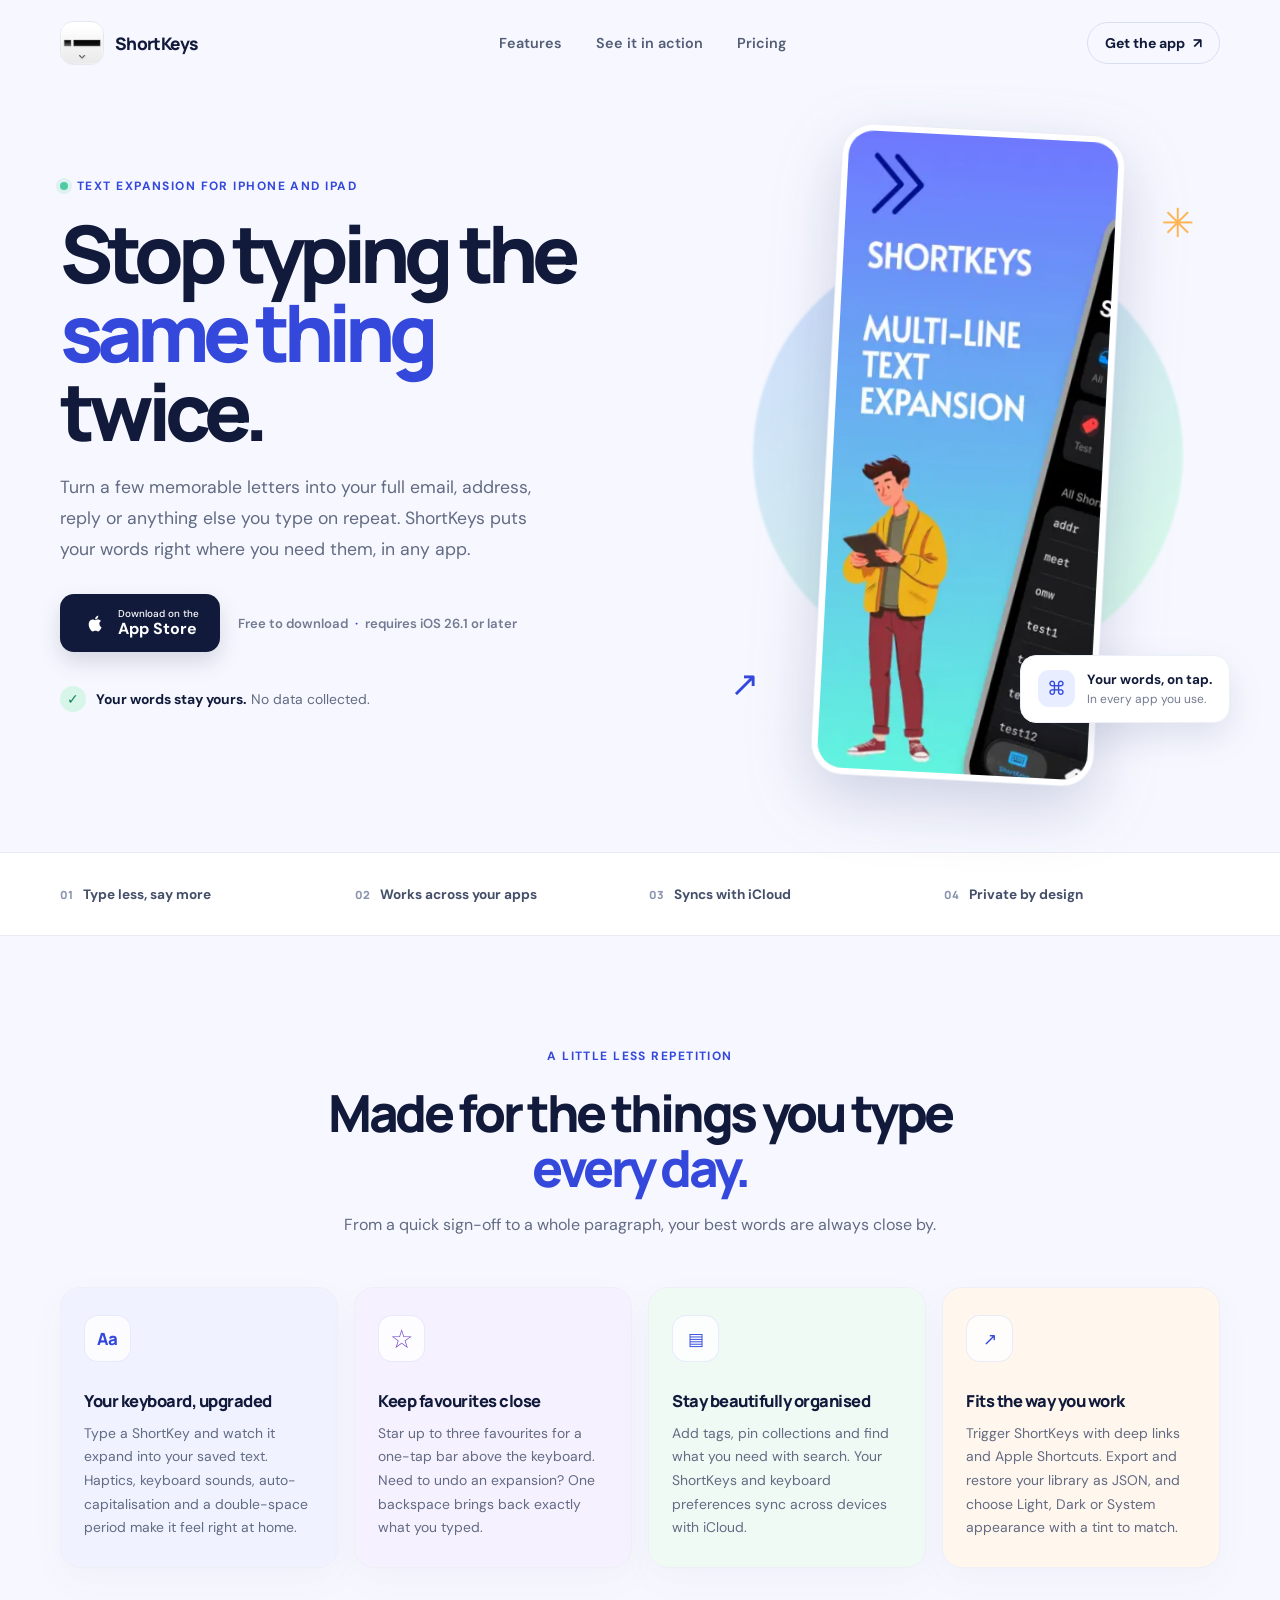
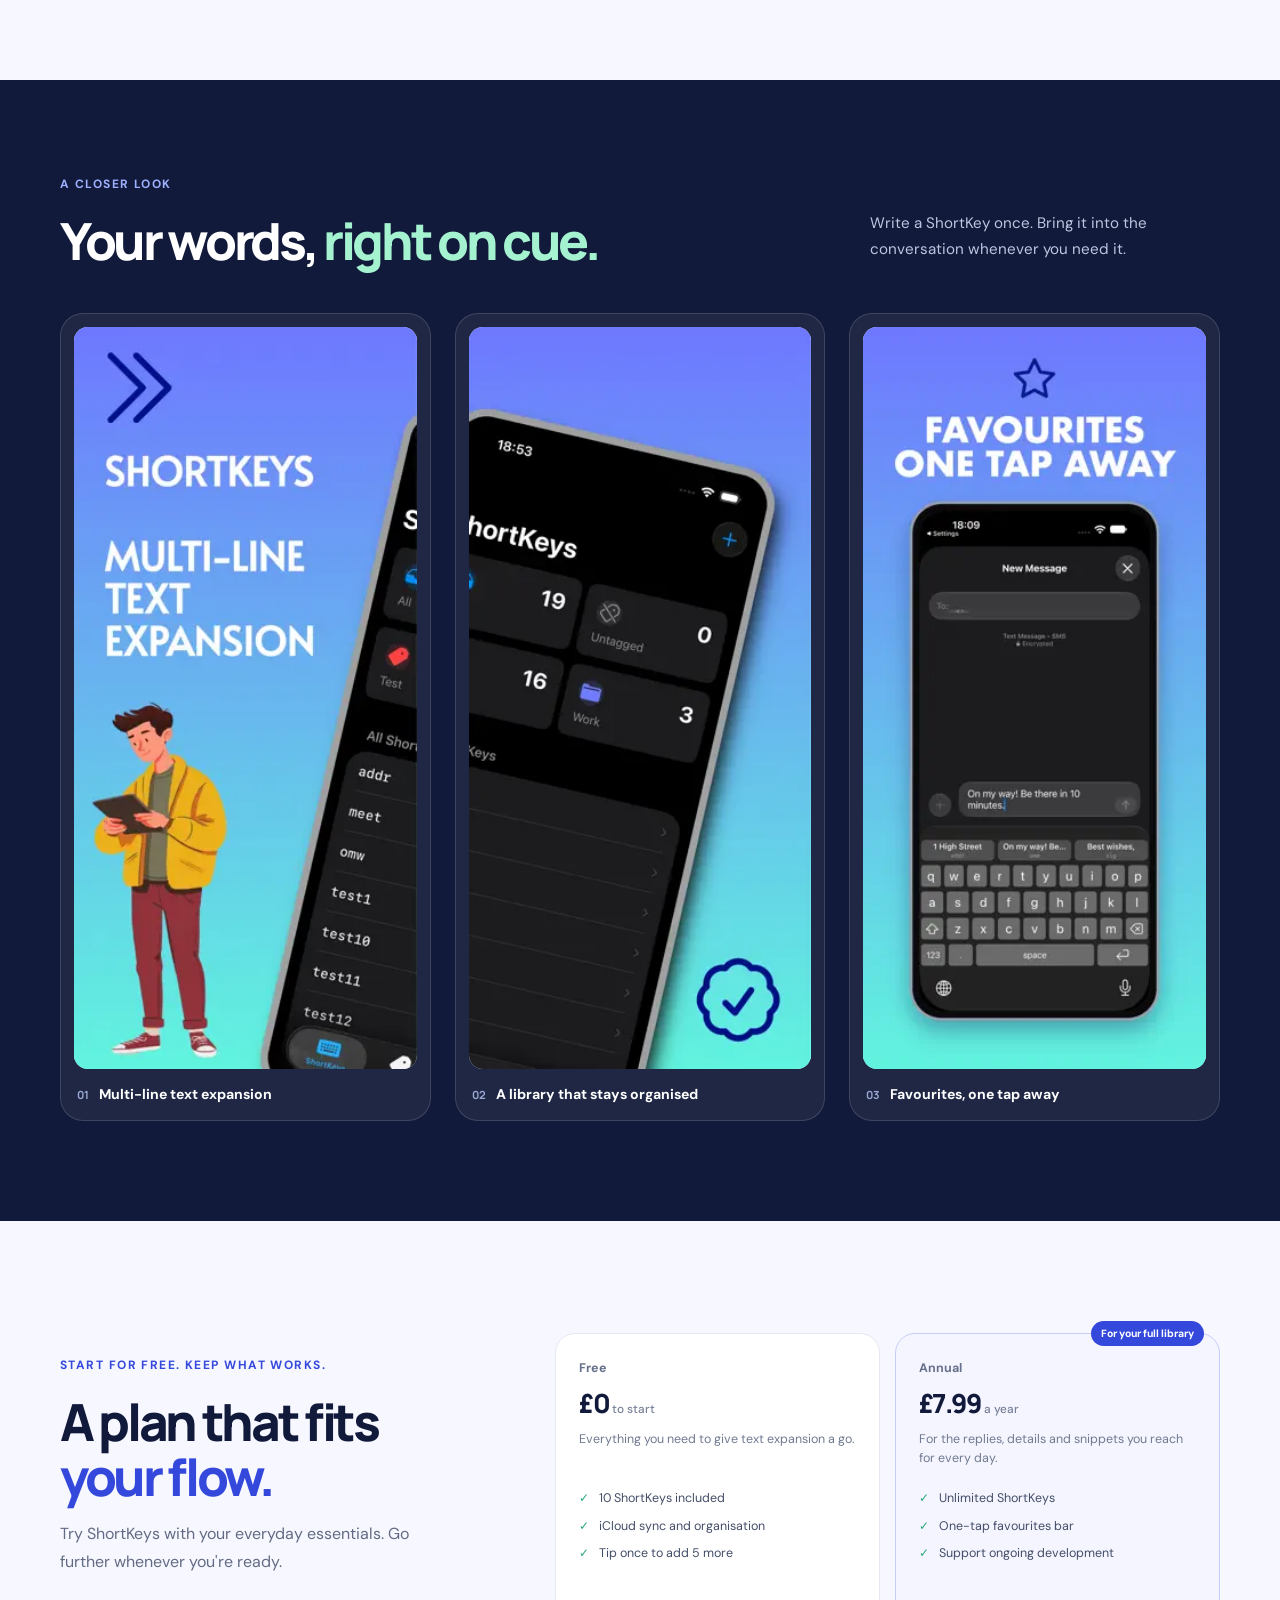
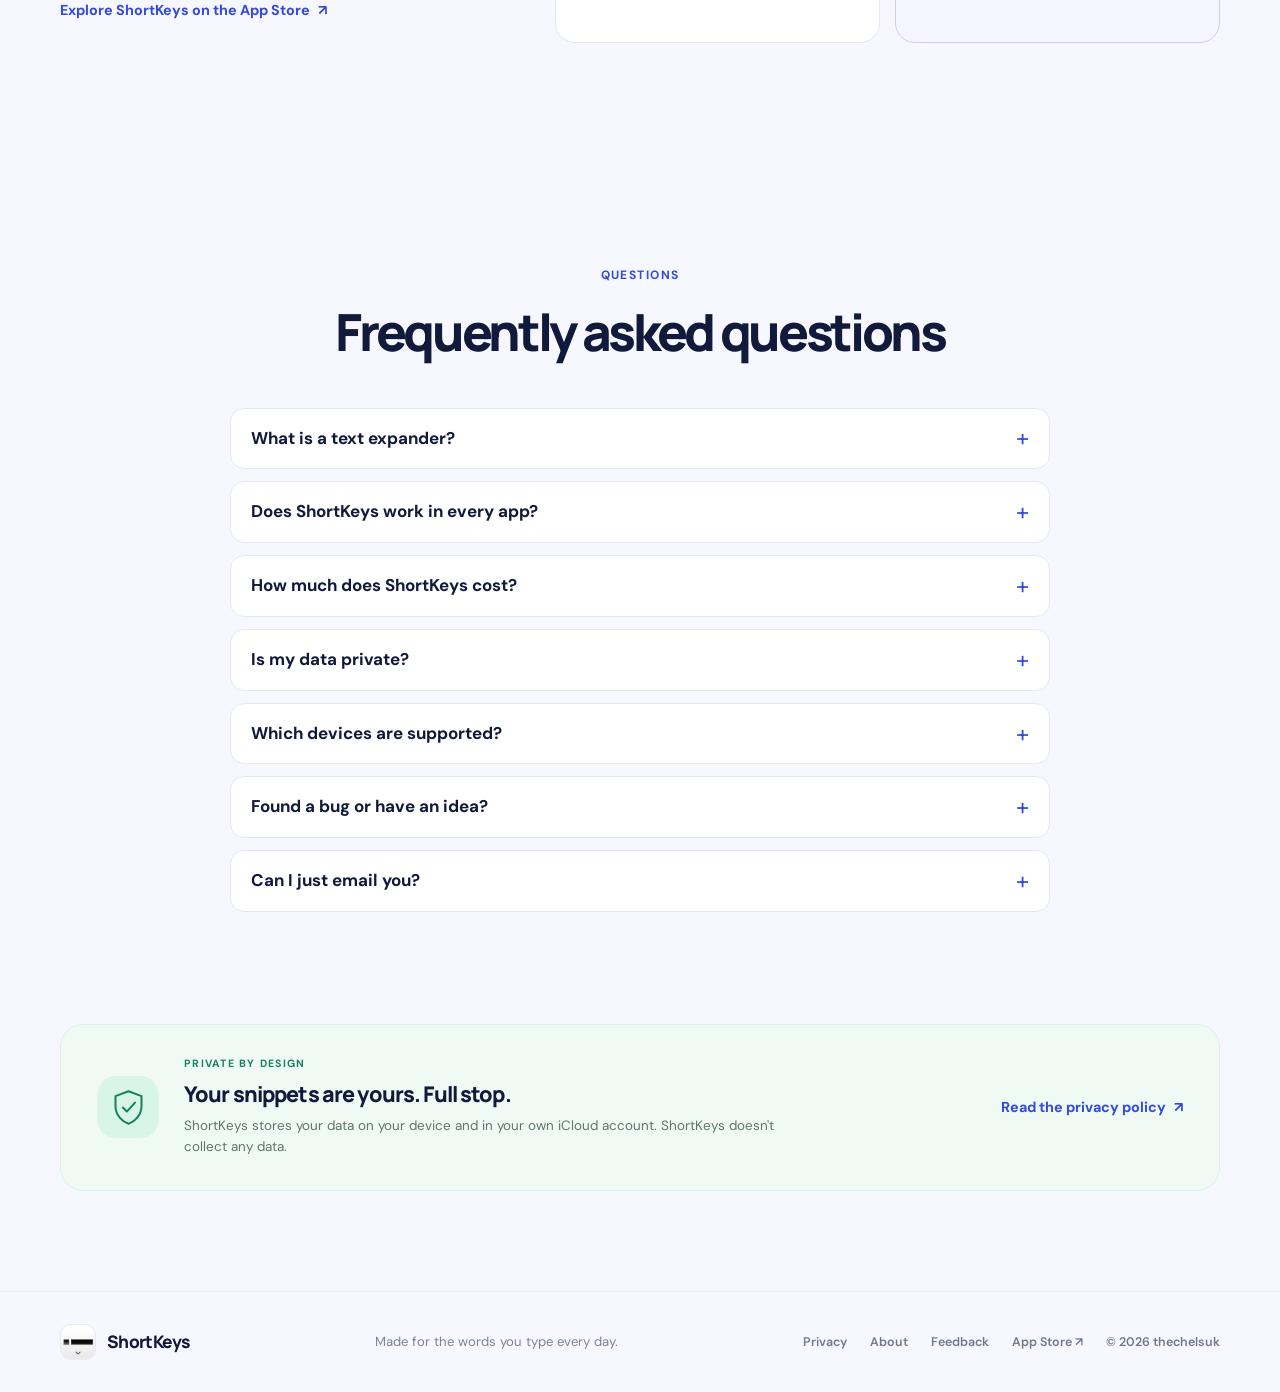
<file: index.html>
<!doctype html>
<html lang="en-GB">

  <head>
    <meta charset="utf-8">
    <meta name="viewport" content="width=device-width, initial-scale=1">
    <meta name="theme-color" content="#f7f8ff">
    <meta name="apple-itunes-app" content="app-id=6755919256">
    <meta name="description"
      content="ShortKeys is a text expansion keyboard for iPhone and iPad. Save the things you type on repeat and drop them into any app with a few taps.">
    <meta name="author" content="thechelsuk">
    <meta name="robots" content="index, follow, max-image-preview:large, max-snippet:-1">
    <link rel="canonical" href="https://shortkeys.thechels.uk/">
    <meta property="og:type" content="website">
    <meta property="og:site_name" content="ShortKeys">
    <meta property="og:locale" content="en_GB">
    <meta property="og:url" content="https://shortkeys.thechels.uk/">
    <meta property="og:title" content="ShortKeys — stop typing the same thing twice">
    <meta property="og:description"
      content="A custom iOS keyboard for the words, replies and details you type every day.">
    <meta property="og:image" content="https://shortkeys.thechels.uk/images/shortkeys-og.png">
    <meta property="og:image:width" content="1200">
    <meta property="og:image:height" content="630">
    <meta property="og:image:alt" content="ShortKeys text expansion for iPhone and iPad">
    <meta name="twitter:card" content="summary_large_image">
    <meta name="twitter:title" content="ShortKeys — stop typing the same thing twice">
    <meta name="twitter:description"
      content="A custom iOS keyboard for the words, replies and details you type every day.">
    <meta name="twitter:image" content="https://shortkeys.thechels.uk/images/shortkeys-og.png">
    <meta name="twitter:image:alt" content="ShortKeys text expansion for iPhone and iPad">
    <script src="https://analytics.ahrefs.com/analytics.js" data-key="i9FSFAekQuon/3aaoIMCZg" async></script>
    <script type="application/ld+json">
      {
        "@context": "https://schema.org",
        "@graph": [
          {
            "@type": "Person",
            "@id": "https://thechels.uk/#person",
            "name": "Mat Benfield",
            "alternateName": "thechelsuk",
            "url": "https://thechels.uk/",
            "sameAs": [
              "https://links.thechels.uk/",
              "https://github.com/thechelsuk",
              "https://apps.apple.com/gb/developer/mat-benfield/id1818791310"
            ]
          },
          {
            "@type": "WebSite",
            "@id": "https://shortkeys.thechels.uk/#website",
            "url": "https://shortkeys.thechels.uk/",
            "name": "ShortKeys",
            "inLanguage": "en-GB",
            "publisher": {
              "@id": "https://thechels.uk/#person"
            }
          },
          {
            "@type": "MobileApplication",
            "@id": "https://shortkeys.thechels.uk/#app",
            "name": "ShortKeys: Text Expansion",
            "url": "https://shortkeys.thechels.uk/",
            "image": "https://shortkeys.thechels.uk/images/shortkeys-icon.jpg",
            "description": "ShortKeys is a text expansion keyboard for iPhone and iPad. Create custom ShortKeys that expand into emails, addresses, replies, code snippets and more as you type.",
            "operatingSystem": "iOS",
            "applicationCategory": "Productivity",
            "downloadUrl": "https://apps.apple.com/gb/app/shortkeys-text-expansion/id6755919256?pt=127889770&ct=marketing&mt=8",
            "offers": {
              "@type": "Offer",
              "price": "0",
              "priceCurrency": "GBP"
            },
            "inLanguage": "en-GB",
            "featureList": [
              "Custom keyboard that expands snippets in any app",
              "Multi-line snippets for emails, addresses, replies and code",
              "iCloud sync across iPhone and iPad",
              "Tags, search and a one-tap favourites bar",
              "Deep links and Apple Shortcuts support"
            ],
            "author": {
              "@id": "https://thechels.uk/#person"
            },
            "publisher": {
              "@id": "https://thechels.uk/#person"
            }
          },
          {
            "@type": "FAQPage",
            "@id": "https://shortkeys.thechels.uk/#faq",
            "mainEntity": [
              {
                "@type": "Question",
                "name": "What is a text expander?",
                "acceptedAnswer": {
                  "@type": "Answer",
                  "text": "A text expander lets you type a short trigger, like addr, that instantly expands into longer text, like your full postal address, so you stop typing the same things over and over."
                }
              },
              {
                "@type": "Question",
                "name": "Does ShortKeys work in every app?",
                "acceptedAnswer": {
                  "@type": "Answer",
                  "text": "Yes. ShortKeys is a custom iOS keyboard, so your snippets are available in any app where you can type."
                }
              },
              {
                "@type": "Question",
                "name": "How much does ShortKeys cost?",
                "acceptedAnswer": {
                  "@type": "Answer",
                  "text": "It's free to download with 10 ShortKeys included. A one-off tip adds 5 more, and the Annual plan at £7.99 a year unlocks unlimited ShortKeys and the one-tap favourites bar."
                }
              },
              {
                "@type": "Question",
                "name": "Is my data private?",
                "acceptedAnswer": {
                  "@type": "Answer",
                  "text": "Yes. Everything stays on your device and in your own iCloud account. ShortKeys collects no data."
                }
              },
              {
                "@type": "Question",
                "name": "Which devices are supported?",
                "acceptedAnswer": {
                  "@type": "Answer",
                  "text": "iPhone and iPad running iOS 26.1 or later."
                }
              },
              {
                "@type": "Question",
                "name": "Found a bug or have an idea?",
                "acceptedAnswer": {
                  "@type": "Answer",
                  "text": "Tell me on GitHub: raise an issue at https://github.com/thechelsuk/uk.thechels.shortkeys/issues/new/choose and choose the form for a bug, a feature request, a question or general feedback. You'll need a free GitHub account."
                }
              },
              {
                "@type": "Question",
                "name": "Can I just email you?",
                "acceptedAnswer": {
                  "@type": "Answer",
                  "text": "Yes. Email feedback@thechels.uk with ShortKeys in the subject."
                }
              }
            ]
          }
        ]
      }
    </script>
    <link rel="icon" href="/favicon.ico" sizes="16x16 32x32 48x48">
    <link rel="icon" href="./images/shortkeys-icon.jpg" type="image/jpeg">
    <link rel="apple-touch-icon" href="images/shortkeys-icon.jpg">
    <link rel="stylesheet" href="./styles.css">
    <title>ShortKeys — stop typing the same thing twice</title>
    <link rel="webmention" href="https://webmention.io/thechels.uk/webmention" />
  </head>

  <body>
    <a class="skip-link" href="#main">Skip to content</a>

    <header class="site-header">
      <div class="container header-inner">
        <a class="brand" href="#top" aria-label="ShortKeys home">
          <img src="./images/shortkeys-icon.jpg" alt="" width="44" height="44">
          <span>ShortKeys</span>
        </a>
        <nav class="main-nav" aria-label="Main navigation">
          <a href="#features">Features</a>
          <a href="#screenshots">See it in action</a>
          <a href="#pricing">Pricing</a>
        </nav>
        <a class="header-cta" href="https://apps.apple.com/gb/app/shortkeys-text-expansion/id6755919256?pt=127889770&ct=marketing&mt=8" target="_blank"
          rel="noopener noreferrer">Get the app <span aria-hidden="true">↗</span></a>
      </div>
    </header>

    <main id="main">
      <section class="hero container" id="top" aria-labelledby="hero-title">
        <div class="hero-copy">
          <p class="eyebrow"><span class="eyebrow-dot"></span> Text expansion for iPhone and iPad</p>
          <h1 id="hero-title">Stop typing the <span>same thing</span> twice.</h1>
          <p class="hero-description">
            Turn a few memorable letters into your full email, address, reply or
            anything else you type on repeat. ShortKeys puts your words right
            where you need them, in any app.
          </p>
          <div class="hero-actions">
            <a class="button button-primary" href="https://apps.apple.com/gb/app/shortkeys-text-expansion/id6755919256?pt=127889770&ct=marketing&mt=8"
              target="_blank" rel="noopener noreferrer">
              <svg aria-hidden="true" viewBox="0 0 24 24" focusable="false">
                <path
                  d="M16.37 12.53c.02 2.1 1.84 2.8 1.86 2.81-.02.05-.29 1-.96 1.98-.58.86-1.19 1.72-2.14 1.74-.93.02-1.23-.56-2.3-.56-1.08 0-1.42.54-2.3.58-.91.03-1.61-.93-2.2-1.79-1.2-1.74-2.12-4.91-.89-7.06a3.39 3.39 0 0 1 2.85-1.73c.89-.02 1.72.6 2.27.6.54 0 1.56-.74 2.63-.63.45.02 1.72.18 2.54 1.36-.07.05-1.52.89-1.5 2.7ZM14.64 7.3c.48-.58.8-1.38.72-2.18-.7.03-1.56.47-2.06 1.05-.45.52-.84 1.34-.73 2.13.78.06 1.59-.4 2.07-1Z">
                </path>
              </svg>
              <span><small>Download on the</small>App Store</span>
            </a>
            <span class="availability">Free to download <span aria-hidden="true">·</span> requires iOS 26.1 or later</span>
          </div>
          <div class="hero-proof">
            <span class="proof-icon" aria-hidden="true">✓</span>
            <span><strong>Your words stay yours.</strong> No data collected.</span>
          </div>
        </div>

        <div class="hero-art">
          <div class="art-glow"></div>
          <figure class="hero-screenshot">
            <img src="./images/shortkeys-intro.webp"
              alt="ShortKeys app listing artwork showing the ShortKeys multi-line text expansion keyboard" width="300"
              height="650" fetchpriority="high">
          </figure>
          <div class="floating-note">
            <span class="floating-note-icon" aria-hidden="true">⌘</span>
            <span><strong>Your words, on tap.</strong><br>In every app you use.</span>
          </div>
          <span class="decor decor-one" aria-hidden="true">✳</span>
          <span class="decor decor-two" aria-hidden="true">↗</span>
        </div>
      </section>

      <section class="feature-strip" aria-label="ShortKeys at a glance">
        <div class="container strip-inner">
          <p><span>01</span> Type less, say more</p>
          <p><span>02</span> Works across your apps</p>
          <p><span>03</span> Syncs with iCloud</p>
          <p><span>04</span> Private by design</p>
        </div>
      </section>

      <section class="features-section section container" id="features" aria-labelledby="features-title">
        <div class="section-heading">
          <p class="eyebrow">A little less repetition</p>
          <h2 id="features-title">Made for the things you type <span>every day.</span></h2>
          <p>From a quick sign-off to a whole paragraph, your best words are always close by.</p>
        </div>
        <div class="feature-grid">
          <article class="feature-card feature-card-blue">
            <span class="feature-icon" aria-hidden="true">Aa</span>
            <h3>Your keyboard, upgraded</h3>
            <p>
              Type a ShortKey and watch it expand into your saved text. Haptics,
              keyboard sounds, auto-capitalisation and a double-space period make
              it feel right at home.
            </p>
          </article>
          <article class="feature-card feature-card-lilac">
            <span class="feature-icon feature-icon-star" aria-hidden="true">☆</span>
            <h3>Keep favourites close</h3>
            <p>
              Star up to three favourites for a one-tap bar above the keyboard.
              Need to undo an expansion? One backspace brings back exactly what
              you typed.
            </p>
          </article>
          <article class="feature-card feature-card-mint">
            <span class="feature-icon" aria-hidden="true">▤</span>
            <h3>Stay beautifully organised</h3>
            <p>
              Add tags, pin collections and find what you need with search.
              Your ShortKeys and keyboard preferences sync across devices with
              iCloud.
            </p>
          </article>
          <article class="feature-card feature-card-peach">
            <span class="feature-icon" aria-hidden="true">↗</span>
            <h3>Fits the way you work</h3>
            <p>
              Trigger ShortKeys with deep links and Apple Shortcuts. Export and
              restore your library as JSON, and choose Light, Dark or System
              appearance with a tint to match.
            </p>
          </article>
        </div>
      </section>

      <section class="showcase-section" id="screenshots" aria-labelledby="showcase-title">
        <div class="container showcase-inner">
          <div class="showcase-heading">
            <div>
              <p class="eyebrow eyebrow-light">A closer look</p>
              <h2 id="showcase-title">Your words, <span>right on cue.</span></h2>
            </div>
            <p>Write a ShortKey once. Bring it into the conversation whenever you need it.</p>
          </div>
          <div class="screenshot-grid">
            <figure class="screenshot-card">
              <img src="./images/shortkeys-intro.webp"
                alt="ShortKeys App Store artwork introducing multi-line text expansion" width="300" height="650"
                loading="lazy">
              <figcaption><span>01</span> Multi-line text expansion</figcaption>
            </figure>
            <figure class="screenshot-card">
              <img src="./images/shortkeys-favourites-bar.webp"
                alt="ShortKeys favourites artwork showing a saved reply ready to insert with one tap" width="300"
                height="650" loading="lazy">
              <figcaption><span>02</span> A library that stays organised</figcaption>
            </figure>
            <figure class="screenshot-card">
              <img src="./images/shortkeys-library.webp"
                alt="ShortKeys library artwork showing pinned and tagged collections" width="300" height="650"
                loading="lazy">
              <figcaption><span>03</span> Favourites, one tap away</figcaption>
            </figure>
          </div>
        </div>
      </section>

      <section class="pricing-section section container" id="pricing" aria-labelledby="pricing-title">
        <div class="pricing-copy">
          <p class="eyebrow">Start for free. Keep what works.</p>
          <h2 id="pricing-title">A plan that fits <span>your flow.</span></h2>
          <p>
            Try ShortKeys with your everyday essentials. Go further whenever
            you're ready.
          </p>
          <a class="text-link" href="https://apps.apple.com/gb/app/shortkeys-text-expansion/id6755919256?pt=127889770&ct=marketing&mt=8"
            target="_blank" rel="noopener noreferrer">Explore ShortKeys on the App Store <span
              aria-hidden="true">↗</span></a>
        </div>
        <div class="price-cards">
          <article class="price-card">
            <p class="plan-label">Free</p>
            <p class="price">£0 <span>to start</span></p>
            <p class="plan-description">Everything you need to give text expansion a go.</p>
            <ul>
              <li>10 ShortKeys included</li>
              <li>iCloud sync and organisation</li>
              <li>Tip once to add 5 more</li>
            </ul>
          </article>
          <article class="price-card price-card-premium">
            <span class="premium-badge">For your full library</span>
            <p class="plan-label">Annual</p>
            <p class="price">£7.99 <span>a year</span></p>
            <p class="plan-description">For the replies, details and snippets you reach for every day.</p>
            <ul>
              <li>Unlimited ShortKeys</li>
              <li>One-tap favourites bar</li>
              <li>Support ongoing development</li>
            </ul>
          </article>
        </div>
      </section>

      <section class="faq section container" id="faq" aria-labelledby="faq-title">
        <div class="section-heading">
          <p class="eyebrow">Questions</p>
          <h2 id="faq-title">Frequently asked questions</h2>
        </div>
        <div class="faq-list">
          <details class="faq-item">
            <summary>What is a text expander?</summary>
            <p>A text expander lets you type a short trigger, like addr, that instantly expands into longer text, like
              your full postal address, so you stop typing the same things over and over.</p>
          </details>
          <details class="faq-item">
            <summary>Does ShortKeys work in every app?</summary>
            <p>Yes. ShortKeys is a custom iOS keyboard, so your snippets are available in any app where you can type.
            </p>
          </details>
          <details class="faq-item">
            <summary>How much does ShortKeys cost?</summary>
            <p>It&#x27;s free to download with 10 ShortKeys included. A one-off tip adds 5 more, and the Annual plan at
              £7.99 a year unlocks unlimited ShortKeys and the one-tap favourites bar.</p>
          </details>
          <details class="faq-item">
            <summary>Is my data private?</summary>
            <p>Yes. Everything stays on your device and in your own iCloud account. ShortKeys collects no data.</p>
          </details>
          <details class="faq-item">
            <summary>Which devices are supported?</summary>
            <p>iPhone and iPad running iOS 26.1 or later.</p>
          </details>
          <details class="faq-item">
            <summary>Found a bug or have an idea?</summary>
            <p>Tell me on GitHub: <a href="https://github.com/thechelsuk/uk.thechels.shortkeys/issues/new/choose">raise an issue</a> and choose the form for a bug, a feature request, a question or general feedback. You'll need a free GitHub account.</p>
          </details>
          <details class="faq-item">
            <summary>Can I just email you?</summary>
            <p>Yes. Email <a href="mailto:feedback@thechels.uk?subject=ShortKeys">feedback@thechels.uk</a> with ShortKeys in the subject.</p>
          </details>
        </div>
      </section>

      <section class="privacy-banner container" aria-labelledby="privacy-title">
        <div class="privacy-mark" aria-hidden="true">
          <svg viewBox="0 0 48 48" focusable="false">
            <path d="M24 4 8 10v12c0 10.3 6.8 18.8 16 22 9.2-3.2 16-11.7 16-22V10L24 4Z"></path>
            <path d="m17 24 5 5 10-11"></path>
          </svg>
        </div>
        <div>
          <p class="eyebrow">Private by design</p>
          <h2 id="privacy-title">Your snippets are yours. Full stop.</h2>
          <p>
            ShortKeys stores your data on your device and in your own iCloud
            account. ShortKeys doesn't collect any data.
          </p>
        </div>
        <a href="https://thechels.uk/app/privacy" target="_blank" rel="noopener noreferrer" class="privacy-link">
          Read the privacy policy <span aria-hidden="true">↗</span>
        </a>
      </section>
    </main>

    <footer class="site-footer">
      <div class="container footer-inner">
        <a class="brand footer-brand" href="#top">
          <img src="./images/shortkeys-icon.jpg" alt="" width="36" height="36" loading="lazy">
          <span>ShortKeys</span>
        </a>
        <p>Made for the words you type every day.</p>
        <div class="footer-links">
          <a href="https://thechels.uk/app/privacy" target="_blank" rel="noopener noreferrer">Privacy</a>
          <a href="https://thechels.uk/projects/shortkeys">About</a>
          <a href="https://github.com/thechelsuk/uk.thechels.shortkeys/issues/new/choose">Feedback</a>
          <a href="https://apps.apple.com/gb/app/shortkeys-text-expansion/id6755919256?pt=127889770&ct=marketing&mt=8" target="_blank"
            rel="noopener noreferrer">App Store ↗</a>
          <span>© 2026 thechelsuk</span>
        </div>
      </div>
    </footer>
  </body>

</html>
</file>
<file: styles.css>
@import url("https://fonts.googleapis.com/css2?family=DM+Sans:wght@400;500;600;700&family=Manrope:wght@400;500;600;700;800&display=swap");

:root {
  color-scheme: light;
  --ink: #111a3a;
  --muted: #626b83;
  --blue: #3449dc;
  --blue-dark: #182567;
  --mint: #dff8ef;
  --paper: #f7f8ff;
  --line: #e5e8f2;
  --container: 1160px;
  font-family: "DM Sans", -apple-system, BlinkMacSystemFont, "Segoe UI", sans-serif;
  font-synthesis: none;
  text-rendering: optimizeLegibility;
}

* {
  box-sizing: border-box;
}

html {
  scroll-behavior: smooth;
  scroll-padding-top: 88px;
}

body {
  margin: 0;
  background: var(--paper);
  color: var(--ink);
}

a {
  color: inherit;
}

img {
  display: block;
  max-width: 100%;
}

.container {
  width: min(var(--container), calc(100% - 48px));
  margin-inline: auto;
}

.skip-link {
  position: absolute;
  z-index: 10;
  top: 12px;
  left: 12px;
  padding: 12px 16px;
  transform: translateY(-150%);
  border-radius: 8px;
  background: var(--ink);
  color: #fff;
}

.skip-link:focus {
  transform: translateY(0);
}

.site-header {
  position: relative;
  z-index: 2;
  background: var(--paper);
}

.header-inner {
  display: flex;
  min-height: 86px;
  align-items: center;
  justify-content: space-between;
  gap: 28px;
}

.brand {
  display: inline-flex;
  align-items: center;
  gap: 11px;
  color: var(--ink);
  font-family: "Manrope", sans-serif;
  font-size: 1.08rem;
  font-weight: 800;
  letter-spacing: -0.04em;
  text-decoration: none;
  white-space: nowrap;
}

.brand img {
  width: 44px;
  height: 44px;
  border: 1px solid rgb(17 26 58 / 7%);
  border-radius: 13px;
  object-fit: cover;
}

.main-nav,
.footer-links {
  display: flex;
  align-items: center;
  gap: 34px;
}

.main-nav a,
.footer-links a {
  color: #535d76;
  font-size: 0.9rem;
  font-weight: 600;
  text-decoration: none;
  transition: color 160ms ease;
}

.main-nav a:hover,
.footer-links a:hover {
  color: var(--blue);
}

.header-cta {
  display: inline-flex;
  align-items: center;
  gap: 8px;
  padding: 11px 17px;
  border: 1px solid #d9def2;
  border-radius: 999px;
  color: var(--ink);
  font-size: 0.88rem;
  font-weight: 700;
  text-decoration: none;
  transition: background 160ms ease, border-color 160ms ease;
}

.header-cta:hover {
  border-color: #bdc6f4;
  background: #fff;
}

.hero {
  display: grid;
  min-height: 600px;
  grid-template-columns: 1fr 0.85fr;
  align-items: center;
  gap: 64px;
  padding-top: 44px;
  padding-bottom: 72px;
}

.hero-copy {
  max-width: 575px;
  padding-bottom: 20px;
}

.eyebrow {
  display: flex;
  align-items: center;
  gap: 9px;
  margin: 0 0 20px;
  color: var(--blue);
  font-size: 0.75rem;
  font-weight: 700;
  letter-spacing: 0.12em;
  line-height: 1.4;
  text-transform: uppercase;
}

.eyebrow-dot {
  width: 8px;
  height: 8px;
  border-radius: 50%;
  background: #4ecba2;
  box-shadow: 0 0 0 4px #4ecba226;
}

h1,
h2,
h3,
p,
figure {
  margin-top: 0;
}

h1,
h2,
h3 {
  font-family: "Manrope", -apple-system, BlinkMacSystemFont, "Segoe UI", sans-serif;
}

h1 {
  max-width: 620px;
  margin-bottom: 22px;
  font-size: clamp(3.25rem, 6.2vw, 5.6rem);
  font-weight: 800;
  letter-spacing: -0.075em;
  line-height: 0.99;
}

h1 span,
.section-heading h2 span,
.pricing-copy h2 span {
  color: var(--blue);
}

.hero-description {
  max-width: 505px;
  margin-bottom: 30px;
  color: var(--muted);
  font-size: 1.1rem;
  line-height: 1.75;
}

.hero-actions {
  display: flex;
  align-items: center;
  gap: 18px;
  flex-wrap: wrap;
}

.button {
  display: inline-flex;
  align-items: center;
  justify-content: center;
  gap: 10px;
  min-height: 58px;
  padding: 10px 21px;
  border-radius: 14px;
  text-decoration: none;
  transition: transform 160ms ease, box-shadow 160ms ease, background 160ms ease;
}

.button:hover {
  transform: translateY(-2px);
}

.button-primary {
  background: var(--ink);
  box-shadow: 0 10px 22px rgb(17 26 58 / 15%);
  color: #fff;
}

.button-primary:hover {
  background: #263568;
  box-shadow: 0 14px 28px rgb(17 26 58 / 19%);
}

.button svg {
  width: 27px;
  height: 27px;
  fill: currentColor;
}

.button span {
  display: grid;
  gap: 1px;
  font-size: 1rem;
  font-weight: 700;
  line-height: 1.05;
  text-align: left;
}

.button small {
  font-size: 0.62rem;
  font-weight: 500;
}

.availability {
  color: #727b91;
  font-size: 0.82rem;
  font-weight: 600;
}

.availability span {
  padding-inline: 4px;
  color: var(--blue);
}

.hero-proof {
  display: flex;
  align-items: center;
  gap: 10px;
  margin-top: 34px;
  color: #626b83;
  font-size: 0.87rem;
}

.hero-proof strong {
  color: var(--ink);
}

.proof-icon {
  display: grid;
  width: 26px;
  height: 26px;
  place-items: center;
  border-radius: 50%;
  background: #d8f5e9;
  color: #11865c;
  font-weight: 800;
}

.hero-art {
  position: relative;
  display: grid;
  min-height: 475px;
  place-items: center;
}

.art-glow {
  position: absolute;
  width: min(100%, 430px);
  aspect-ratio: 1;
  border-radius: 50%;
  background: linear-gradient(145deg, #cfddff 0%, #d8f9e9 88%);
  filter: blur(1px);
}

.hero-screenshot {
  position: relative;
  z-index: 1;
  width: min(282px, 72%);
  margin: 0;
  transform: rotate(3deg);
  filter: drop-shadow(0 22px 32px rgb(32 46 110 / 20%));
}

.hero-screenshot img {
  width: 100%;
  border: 6px solid #fff;
  border-radius: 31px;
  box-shadow: 0 0 0 1px #e9ecf7;
}

.floating-note {
  position: absolute;
  z-index: 2;
  right: -10px;
  bottom: 57px;
  display: flex;
  align-items: center;
  gap: 12px;
  padding: 14px 17px;
  border: 1px solid #eef0f7;
  border-radius: 16px;
  background: #fff;
  box-shadow: 0 14px 35px rgb(33 48 104 / 12%);
  color: #737b90;
  font-size: 0.75rem;
  line-height: 1.5;
}

.floating-note strong {
  color: var(--ink);
  font-size: 0.84rem;
}

.floating-note-icon {
  display: grid;
  width: 37px;
  height: 37px;
  place-items: center;
  border-radius: 11px;
  background: #e8edff;
  color: var(--blue);
  font-size: 1.2rem;
}

.decor {
  position: absolute;
  z-index: 1;
  color: var(--blue);
  font-family: "Manrope", sans-serif;
  font-weight: 800;
}

.decor-one {
  top: 64px;
  right: 25px;
  color: #ffb454;
  font-size: 2.5rem;
}

.decor-two {
  bottom: 73px;
  left: 14px;
  font-size: 2.2rem;
}

.feature-strip {
  border-top: 1px solid #e9ebf5;
  border-bottom: 1px solid #e9ebf5;
  background: #fff;
}

.strip-inner {
  display: grid;
  min-height: 82px;
  grid-template-columns: repeat(4, 1fr);
  align-items: center;
  gap: 18px;
}

.strip-inner p {
  display: flex;
  align-items: center;
  gap: 10px;
  margin: 0;
  color: #454f6a;
  font-size: 0.85rem;
  font-weight: 700;
}

.strip-inner span {
  color: #8b94ae;
  font-family: "Manrope", sans-serif;
  font-size: 0.7rem;
  font-weight: 800;
}

.section {
  padding-top: 112px;
  padding-bottom: 112px;
}

.section-heading {
  max-width: 660px;
  margin: 0 auto 48px;
  text-align: center;
}

.section-heading .eyebrow,
.pricing-copy .eyebrow {
  justify-content: center;
}

.section-heading h2,
.pricing-copy h2,
.showcase-heading h2 {
  margin-bottom: 16px;
  font-size: clamp(2.25rem, 4vw, 3.55rem);
  font-weight: 800;
  letter-spacing: -0.065em;
  line-height: 1.08;
}

.section-heading > p:last-child,
.pricing-copy > p:not(.eyebrow) {
  margin-bottom: 0;
  color: var(--muted);
  font-size: 1rem;
  line-height: 1.7;
}

.feature-grid {
  display: grid;
  grid-template-columns: repeat(4, 1fr);
  gap: 16px;
}

.feature-card {
  min-height: 275px;
  padding: 27px 23px;
  border: 1px solid #eff0f6;
  border-radius: 20px;
  background: #fff;
  box-shadow: 0 12px 34px rgb(41 53 99 / 4%);
}

.feature-card-blue {
  background: #f0f3ff;
}

.feature-card-lilac {
  background: #f6f1ff;
}

.feature-card-mint {
  background: #effaf5;
}

.feature-card-peach {
  background: #fff6ed;
}

.feature-icon {
  display: grid;
  width: 47px;
  height: 47px;
  margin-bottom: 27px;
  place-items: center;
  border: 1px solid rgb(52 73 220 / 10%);
  border-radius: 14px;
  background: rgb(255 255 255 / 76%);
  color: var(--blue);
  font-family: "Manrope", sans-serif;
  font-size: 1.05rem;
  font-weight: 800;
}

.feature-icon-star {
  color: #7851c9;
  font-size: 1.6rem;
}

.feature-card h3 {
  margin-bottom: 10px;
  font-size: 1.03rem;
  font-weight: 800;
  letter-spacing: -0.03em;
}

.feature-card p {
  margin-bottom: 0;
  color: #626b83;
  font-size: 0.87rem;
  line-height: 1.7;
}

.showcase-section {
  overflow: hidden;
  background: #111a3a;
  color: #fff;
}

.showcase-inner {
  padding-top: 96px;
  padding-bottom: 100px;
}

.showcase-heading {
  display: flex;
  align-items: end;
  justify-content: space-between;
  gap: 45px;
  margin-bottom: 45px;
}

.eyebrow-light {
  color: #9eb0ff;
}

.showcase-heading h2 {
  margin-bottom: 0;
}

.showcase-heading h2 span {
  color: #a5f2d1;
}

.showcase-heading > p {
  max-width: 350px;
  margin-bottom: 5px;
  color: #bdc5e0;
  font-size: 0.95rem;
  line-height: 1.7;
}

.screenshot-grid {
  display: grid;
  grid-template-columns: repeat(3, minmax(0, 1fr));
  align-items: start;
  gap: 24px;
}

.screenshot-card {
  min-width: 0;
  margin: 0;
  padding: 13px 13px 17px;
  border: 1px solid rgb(255 255 255 / 14%);
  border-radius: 23px;
  background: rgb(255 255 255 / 6%);
}

.screenshot-card img {
  width: 100%;
  height: auto;
  aspect-ratio: 300 / 650;
  border-radius: 14px;
  background: #e7eaff;
  object-fit: cover;
  object-position: top;
}

.screenshot-card figcaption {
  display: flex;
  align-items: center;
  gap: 10px;
  padding: 16px 3px 0;
  color: #fff;
  font-size: 0.88rem;
  font-weight: 700;
}

.screenshot-card figcaption span {
  color: #9ba8d2;
  font-family: "Manrope", sans-serif;
  font-size: 0.7rem;
}

.pricing-section {
  display: grid;
  grid-template-columns: 0.78fr 1.22fr;
  align-items: center;
  gap: 70px;
}

.pricing-copy .eyebrow {
  justify-content: flex-start;
}

.pricing-copy h2 {
  max-width: 400px;
}

.pricing-copy > p:not(.eyebrow) {
  max-width: 390px;
  margin-bottom: 24px;
}

.text-link,
.privacy-link {
  display: inline-flex;
  align-items: center;
  gap: 8px;
  color: var(--blue);
  font-size: 0.9rem;
  font-weight: 700;
  text-decoration: none;
}

.text-link:hover,
.privacy-link:hover {
  text-decoration: underline;
  text-underline-offset: 4px;
}

.price-cards {
  display: grid;
  grid-template-columns: repeat(2, minmax(0, 1fr));
  gap: 15px;
}

.price-card {
  position: relative;
  min-height: 310px;
  padding: 26px 23px;
  border: 1px solid #e5e8f2;
  border-radius: 20px;
  background: #fff;
}

.price-card-premium {
  border-color: #c6cef7;
  background: #f4f5ff;
}

.premium-badge {
  position: absolute;
  top: -13px;
  right: 15px;
  padding: 6px 10px;
  border-radius: 999px;
  background: var(--blue);
  color: #fff;
  font-size: 0.65rem;
  font-weight: 700;
}

.plan-label {
  margin-bottom: 9px;
  color: #66708a;
  font-size: 0.78rem;
  font-weight: 700;
}

.price {
  margin-bottom: 9px;
  font-family: "Manrope", sans-serif;
  font-size: 1.65rem;
  font-weight: 800;
  letter-spacing: -0.06em;
  white-space: nowrap;
}

.price span {
  color: #778098;
  font-family: "DM Sans", sans-serif;
  font-size: 0.74rem;
  font-weight: 500;
  letter-spacing: 0;
}

.plan-description {
  min-height: 45px;
  margin-bottom: 15px;
  color: #717a91;
  font-size: 0.78rem;
  line-height: 1.5;
}

.price-card ul {
  display: grid;
  gap: 10px;
  margin: 0;
  padding: 0;
  list-style: none;
}

.price-card li {
  position: relative;
  padding-left: 20px;
  color: #444e68;
  font-size: 0.78rem;
  line-height: 1.4;
}

.price-card li::before {
  position: absolute;
  left: 0;
  color: #28a877;
  content: "✓";
  font-weight: 800;
}

.privacy-banner {
  display: grid;
  grid-template-columns: auto 1fr auto;
  align-items: center;
  gap: 25px;
  margin-bottom: 100px;
  padding: 32px 36px;
  border: 1px solid #deefe9;
  border-radius: 23px;
  background: #effaf5;
}

.privacy-mark {
  display: grid;
  width: 62px;
  height: 62px;
  place-items: center;
  border-radius: 19px;
  background: #d9f5e9;
  color: #16835e;
}

.privacy-mark svg {
  width: 39px;
  fill: none;
  stroke: currentColor;
  stroke-linecap: round;
  stroke-linejoin: round;
  stroke-width: 2.5px;
}

.privacy-banner .eyebrow {
  margin-bottom: 7px;
  color: #16835e;
  font-size: 0.66rem;
}

.privacy-banner h2 {
  margin-bottom: 7px;
  font-size: 1.35rem;
  font-weight: 800;
  letter-spacing: -0.04em;
}

.privacy-banner p:last-child {
  max-width: 600px;
  margin-bottom: 0;
  color: #5f756d;
  font-size: 0.84rem;
  line-height: 1.6;
}

.privacy-link {
  white-space: nowrap;
}

.site-footer {
  border-top: 1px solid #e9ebf5;
  background: var(--paper);
}

.footer-inner {
  display: flex;
  min-height: 100px;
  align-items: center;
  justify-content: space-between;
  gap: 25px;
}

.footer-brand img {
  width: 36px;
  height: 36px;
  border-radius: 11px;
}

.footer-inner > p {
  margin: 0;
  color: #7a8399;
  font-size: 0.82rem;
}

.footer-links {
  gap: 23px;
}

.footer-links a,
.footer-links span {
  color: #6e7890;
  font-size: 0.78rem;
  font-weight: 600;
}

@media (max-width: 960px) {
  .hero {
    min-height: auto;
    grid-template-columns: 1.05fr 0.95fr;
    gap: 25px;
    padding-top: 65px;
  }

  h1 {
    font-size: clamp(3rem, 7.4vw, 4.6rem);
  }

  .hero-art {
    min-height: 415px;
  }

  .floating-note {
    right: -7px;
  }

  .feature-grid {
    grid-template-columns: repeat(2, 1fr);
  }

  .pricing-section {
    grid-template-columns: 1fr;
    gap: 40px;
  }

  .pricing-copy {
    max-width: 600px;
  }

  .pricing-copy h2 {
    max-width: 600px;
  }

  .privacy-banner {
    grid-template-columns: auto 1fr;
  }

  .privacy-link {
    grid-column: 2;
  }
}

@media (max-width: 680px) {
  html {
    scroll-padding-top: 20px;
  }

  .container {
    width: min(100% - 36px, var(--container));
  }

  .header-inner {
    min-height: 72px;
    gap: 12px;
  }

  .brand {
    gap: 8px;
    font-size: 1rem;
  }

  .brand img {
    width: 38px;
    height: 38px;
    border-radius: 11px;
  }

  .main-nav {
    display: none;
  }

  .header-cta {
    padding: 9px 13px;
    font-size: 0.8rem;
  }

  .hero {
    grid-template-columns: 1fr;
    gap: 15px;
    padding-top: 58px;
    padding-bottom: 52px;
  }

  .hero-copy {
    padding: 0;
  }

  .eyebrow {
    margin-bottom: 16px;
    font-size: 0.66rem;
  }

  h1 {
    max-width: 540px;
    margin-bottom: 18px;
    font-size: clamp(3.05rem, 12.4vw, 4.5rem);
  }

  .hero-description {
    margin-bottom: 23px;
    font-size: 1rem;
    line-height: 1.65;
  }

  .hero-actions {
    align-items: flex-start;
    gap: 12px;
  }

  .availability {
    align-self: center;
    font-size: 0.75rem;
  }

  .hero-proof {
    margin-top: 24px;
    font-size: 0.79rem;
  }

  .hero-art {
    min-height: 430px;
    margin-top: 5px;
  }

  .art-glow {
    width: min(88%, 375px);
  }

  .hero-screenshot {
    width: min(260px, 65%);
  }

  .floating-note {
    right: 0;
    bottom: 43px;
  }

  .decor-one {
    top: 30px;
    right: 14px;
  }

  .decor-two {
    bottom: 60px;
    left: 8px;
  }

  .strip-inner {
    grid-template-columns: repeat(2, 1fr);
    gap: 16px 12px;
    padding-top: 21px;
    padding-bottom: 21px;
  }

  .strip-inner p {
    gap: 7px;
    font-size: 0.73rem;
  }

  .section {
    padding-top: 77px;
    padding-bottom: 77px;
  }

  .section-heading {
    margin-bottom: 33px;
    text-align: left;
  }

  .section-heading .eyebrow,
  .pricing-copy .eyebrow {
    justify-content: flex-start;
  }

  .section-heading h2,
  .pricing-copy h2,
  .showcase-heading h2 {
    font-size: clamp(2.35rem, 10vw, 3.2rem);
  }

  .section-heading > p:last-child {
    font-size: 0.92rem;
  }

  .feature-grid {
    grid-template-columns: 1fr;
    gap: 12px;
  }

  .feature-card {
    min-height: 0;
    padding: 23px;
  }

  .feature-icon {
    margin-bottom: 20px;
  }

  .showcase-inner {
    padding-top: 76px;
    padding-bottom: 76px;
  }

  .showcase-heading {
    display: block;
    margin-bottom: 30px;
  }

  .showcase-heading > p {
    margin-top: 16px;
    font-size: 0.9rem;
  }

  .screenshot-grid {
    grid-template-columns: 1fr;
    gap: 17px;
  }

  .screenshot-card {
    display: grid;
    grid-template-columns: minmax(100px, 0.78fr) 1fr;
    align-items: center;
    gap: 18px;
    margin: 0;
    padding: 11px;
  }

  .screenshot-card figcaption {
    display: block;
    padding: 0 7px 0 0;
    font-size: 0.9rem;
  }

  .screenshot-card figcaption span {
    display: block;
    margin-bottom: 7px;
  }

  .pricing-section {
    gap: 32px;
  }

  .pricing-copy > p:not(.eyebrow) {
    font-size: 0.92rem;
  }

  .price-cards {
    grid-template-columns: 1fr;
    gap: 17px;
  }

  .price-card {
    min-height: 0;
    padding: 25px;
  }

  .plan-description {
    min-height: 0;
  }

  .privacy-banner {
    grid-template-columns: 1fr;
    gap: 16px;
    margin-bottom: 65px;
    padding: 25px;
  }

  .privacy-mark {
    width: 53px;
    height: 53px;
    border-radius: 16px;
  }

  .privacy-banner h2 {
    font-size: 1.2rem;
  }

  .privacy-link {
    grid-column: auto;
  }

  .footer-inner {
    display: grid;
    grid-template-columns: 1fr 1fr;
    gap: 15px;
    padding-top: 24px;
    padding-bottom: 24px;
  }

  .footer-inner > p {
    grid-column: 1 / -1;
    grid-row: 2;
    font-size: 0.75rem;
  }

  .footer-links {
    justify-content: flex-end;
    gap: 13px;
  }

  .footer-links a,
  .footer-links span {
    font-size: 0.68rem;
  }
}

@media (max-width: 390px) {
  .availability {
    flex-basis: 100%;
    padding-left: 2px;
  }

  .hero-art {
    min-height: 380px;
  }

  .footer-inner {
    grid-template-columns: 1fr;
  }

  .footer-inner > p {
    grid-column: auto;
    grid-row: auto;
  }

  .footer-links {
    justify-content: flex-start;
  }
}

@media (prefers-reduced-motion: reduce) {
  *,
  *::before,
  *::after {
    scroll-behavior: auto !important;
    transition-duration: 0.01ms !important;
  }
}

/* FAQ */
.faq {
  --faq-line: var(--line);
  --faq-muted: var(--muted);
  --faq-accent: var(--blue);
  --faq-card: #fff;
}

.faq-list {
  display: grid;
  gap: 12px;
  max-width: 820px;
  margin-inline: auto;
}

.faq-item {
  border: 1px solid var(--faq-line);
  border-radius: 14px;
  background: var(--faq-card);
}

.faq-item summary {
  position: relative;
  padding: 18px 52px 18px 20px;
  font-size: 17px;
  font-weight: 700;
  line-height: 1.4;
  cursor: pointer;
  list-style: none;
}

.faq-item summary::-webkit-details-marker {
  display: none;
}

.faq-item summary::after {
  content: "+";
  position: absolute;
  top: 50%;
  right: 20px;
  transform: translateY(-50%);
  color: var(--faq-accent);
  font-size: 24px;
  font-weight: 400;
}

.faq-item[open] summary::after {
  content: "\2212";
}

.faq-item summary:focus-visible {
  outline: 2px solid var(--faq-accent);
  outline-offset: 2px;
  border-radius: 14px;
}

.faq-item p {
  margin: 0;
  padding: 0 20px 18px;
  color: var(--faq-muted);
  line-height: 1.6;
}

.faq-item p a {
  color: inherit;
  text-decoration: underline;
  text-underline-offset: 0.2em;
}
</file>
